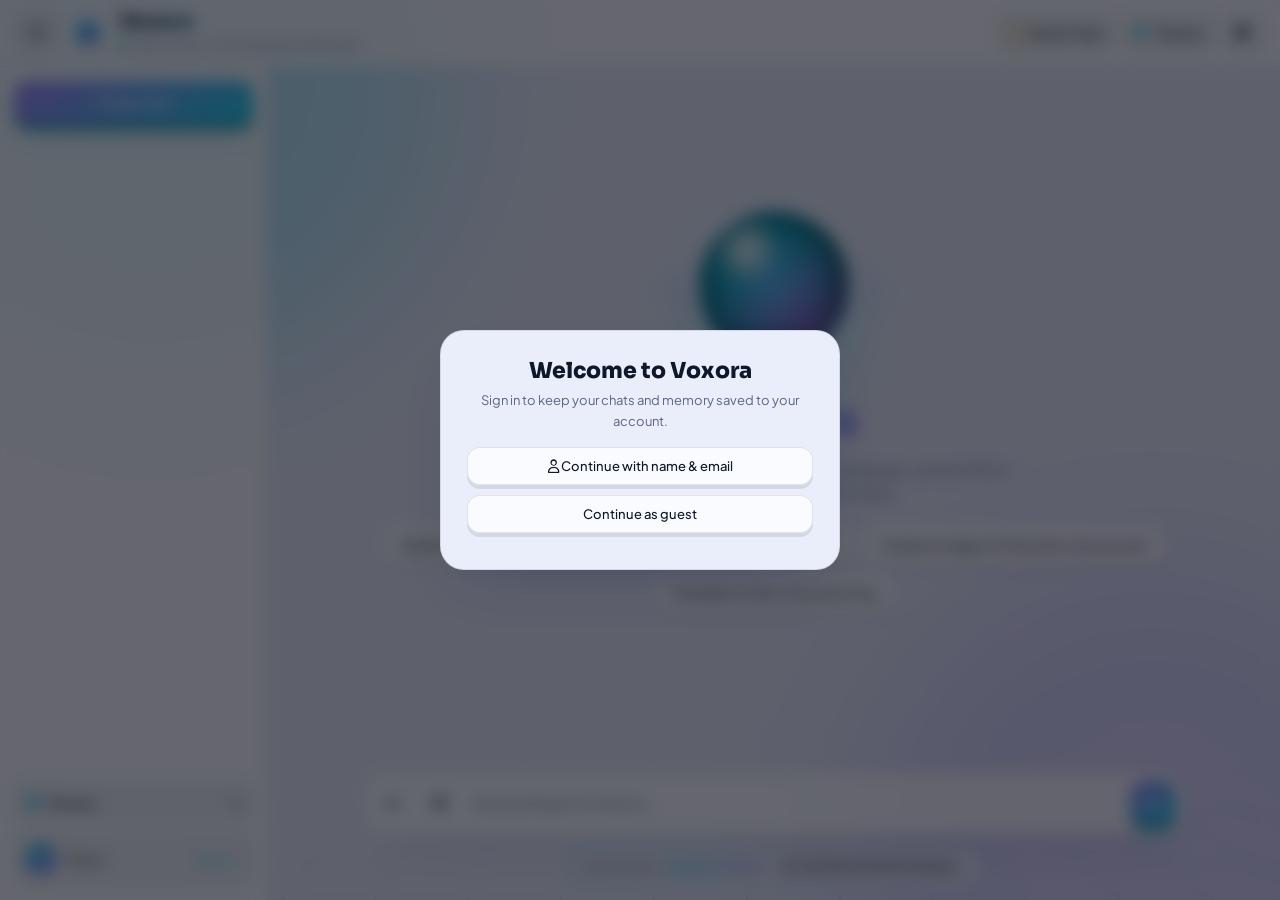
<file: public/index.html>
<!DOCTYPE html>
<html lang="en" data-mode="dark">
<head>
<meta charset="UTF-8">
<meta name="viewport" content="width=device-width, initial-scale=1.0">
<title>Voxora - AI Assistant</title>
<link rel="preconnect" href="https://fonts.googleapis.com"><link rel="preconnect" href="https://fonts.gstatic.com" crossorigin>
<link href="https://fonts.googleapis.com/css2?family=Sora:wght@500;700;800&family=Plus+Jakarta+Sans:wght@400;500;600&family=Noto+Naskh+Arabic:wght@400;600&display=swap" rel="stylesheet">
<link rel="stylesheet" href="https://cdnjs.cloudflare.com/ajax/libs/font-awesome/6.4.0/css/all.min.css">
<link rel="stylesheet" href="css/style.css">
<link rel="manifest" href="manifest.webmanifest">
<meta name="theme-color" content="#22d3ee">
<link rel="apple-touch-icon" href="icons/icon-192.png">
<link rel="icon" href="data:image/svg+xml,%3Csvg xmlns=%27http://www.w3.org/2000/svg%27 viewBox=%270 0 32 32%27%3E%3Crect width=%2732%27 height=%2732%27 rx=%278%27 fill=%27%2322d3ee%27/%3E%3Ctext x=%2716%27 y=%2723%27 font-size=%2720%27 text-anchor=%27middle%27 fill=%27white%27 font-family=%27Arial%27 font-weight=%27bold%27%3EV%3C/text%3E%3C/svg%3E">
</head>
<body>
<div class="bg"><i class="blob b1"></i><i class="blob b2"></i><div class="floor"></div></div>
<header>
  <div class="brand">
    <button class="ib" aria-label="Toggle sidebar" onclick="toggleSide()"><i class="fa-solid fa-bars-staggered"></i></button>
    <div class="cw"><div class="cube"><i></i><i></i><i></i><i></i><i></i><i></i></div></div>
    <div><h1>Voxora</h1><div class="st"><b></b><span id="model-label">Voxora</span> • Live streaming • Multilingual</div></div>
  </div>
  <div class="tools">
    <select id="model-select" class="ib" aria-label="Model" onchange="onModelChange(this.value)">
      <option value="gemini-3.5-flash-lite">⚡ Voxora Turbo</option>
      <option value="gemini-3.5-flash">Voxora Pro</option>
      <option value="auto">Auto-detect</option>
    </select>
    <button class="ib" aria-label="Themes" onclick="toggleThemeMenu(event)"><i class="fa-solid fa-palette" style="color:var(--a)"></i><span class="hide">Themes</span></button>
    <button class="ib" aria-label="Dark or light mode" onclick="toggleMode()"><i id="mi" class="fa-solid fa-moon"></i></button>
    <div id="tm"></div>
  </div>
</header>
<div class="wrap">
<aside>
  <button class="newc" onclick="newChat();closeSideMobile()"><i class="fa-solid fa-plus"></i> New chat</button>
  <div id="hist"></div>
  <button class="ib" onclick="showMem()" style="justify-content:flex-start"><i class="fa-solid fa-brain" style="color:var(--a)"></i> Memory <span id="mc" style="margin-left:auto;color:var(--mu)">0</span></button>
  <div class="acct"><div class="pic" id="pic">G</div><div class="nm2" id="an">Guest</div><button class="lk" id="ab" onclick="acctBtn()">Sign in</button></div>
</aside>
<div class="col2">
<main id="chat-container">
  <section id="welcome">
    <div class="stage"><div class="ring r2"></div><div class="ring"></div><div class="orb"></div><div class="shadow"></div></div>
    <h2>Voxora</h2>
    <p>Hello! I'm Voxora. Ask me anything, chat in any language, upload a file or photo, or ask me to create an image.</p>
    <div class="chips">
      <button class="chip" onclick="quickAsk(this.textContent)">Explain Docker in simple words</button>
      <button class="chip" onclick="quickAsk(this.textContent)">Write a Python REST API example</button>
      <button class="chip" onclick="quickAsk(this.textContent)">Create an image of a futuristic city at sunset</button>
      <button class="chip" onclick="quickAsk(this.textContent)">Translate to Urdu: Good morning</button>
    </div>
  </section>
</main>
<footer>
  <div id="pf"></div>
  <div class="bar">
    <input type="file" id="fi" multiple hidden accept="image/*,application/pdf,text/*,.txt,.md,.csv,.json,.py,.js,.html,.yml,.yaml,.tf,.sh,.log,.xml">
    <button class="tg" id="att" aria-label="Attach a file or photo" title="Attach a file or photo" onclick="document.getElementById('fi').click()"><i class="fa-solid fa-paperclip"></i></button>
    <button class="tg" id="imb" aria-label="Create image mode" title="Create image mode" onclick="toggleImg()"><i class="fa-solid fa-image"></i></button>
    <textarea id="user-input" rows="1" dir="auto" placeholder="Ask anything from Voxora..."></textarea>
    <button id="send-btn" class="send" aria-label="Send" onclick="onSendClick()"><i id="send-icon" class="fa-solid fa-arrow-up"></i></button>
  </div>
  <div class="sig"><div class="pill"><span>Developed by</span><span class="nm" title="Muhammad Shehzal Abbas">Shehzal Abbas</span><span class="role"><i class="fa-solid fa-terminal"></i> DevOps &amp; Software Engineer</span></div></div>
</footer>
</div>
</div>
<div id="ov"><div class="md" id="mdb"></div></div>
<div id="toast"></div>
<script src="js/config.js"></script>
<script src="js/core.js"></script>
<script src="js/theme.js"></script>
<script src="js/auth.js"></script>
<script src="js/chat.js"></script>
<script src="js/ai.js"></script>
<script>if("serviceWorker"in navigator)addEventListener("load",()=>navigator.serviceWorker.register("sw.js").catch(()=>{}))</script>
</body>
</html>
</file>
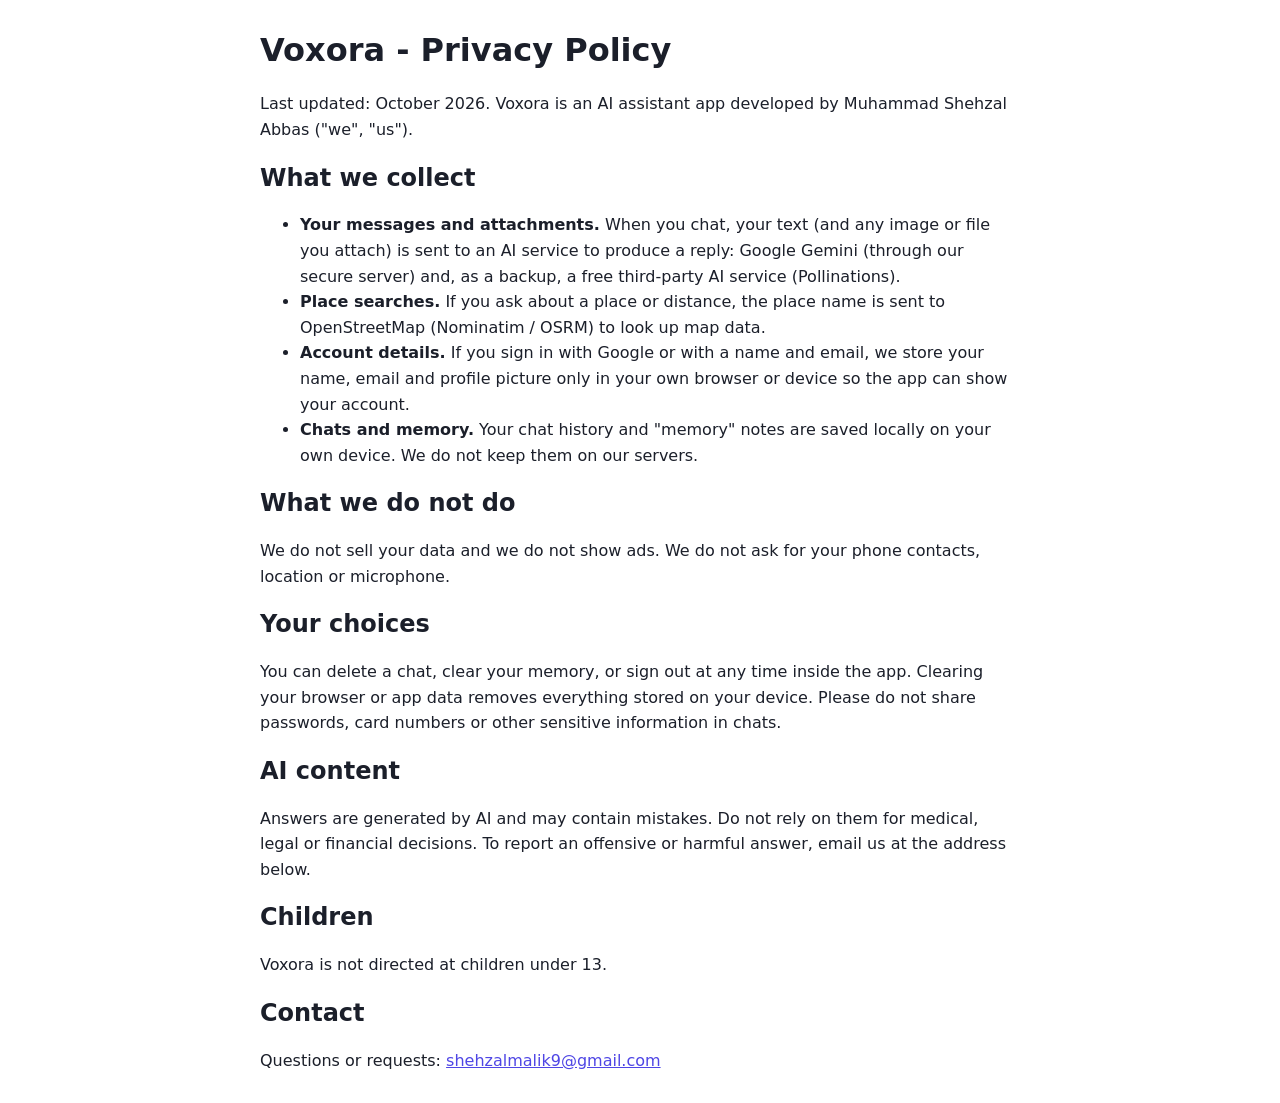
<file: public/privacy.html>
<!doctype html><html lang="en"><head><meta charset="utf-8"><meta name="viewport" content="width=device-width,initial-scale=1"><title>Voxora - Privacy Policy</title>
<style>body{font-family:system-ui,Arial,sans-serif;max-width:760px;margin:30px auto;padding:0 18px;line-height:1.6;color:#1b1f2a}h1,h2{line-height:1.25}a{color:#4f46e5}</style></head><body>
<h1>Voxora - Privacy Policy</h1>
<p>Last updated: October 2026. Voxora is an AI assistant app developed by Muhammad Shehzal Abbas ("we", "us").</p>
<h2>What we collect</h2>
<ul>
<li><b>Your messages and attachments.</b> When you chat, your text (and any image or file you attach) is sent to an AI service to produce a reply: Google Gemini (through our secure server) and, as a backup, a free third-party AI service (Pollinations).</li>
<li><b>Place searches.</b> If you ask about a place or distance, the place name is sent to OpenStreetMap (Nominatim / OSRM) to look up map data.</li>
<li><b>Account details.</b> If you sign in with Google or with a name and email, we store your name, email and profile picture only in your own browser or device so the app can show your account.</li>
<li><b>Chats and memory.</b> Your chat history and "memory" notes are saved locally on your own device. We do not keep them on our servers.</li>
</ul>
<h2>What we do not do</h2>
<p>We do not sell your data and we do not show ads. We do not ask for your phone contacts, location or microphone.</p>
<h2>Your choices</h2>
<p>You can delete a chat, clear your memory, or sign out at any time inside the app. Clearing your browser or app data removes everything stored on your device. Please do not share passwords, card numbers or other sensitive information in chats.</p>
<h2>AI content</h2>
<p>Answers are generated by AI and may contain mistakes. Do not rely on them for medical, legal or financial decisions. To report an offensive or harmful answer, email us at the address below.</p>
<h2>Children</h2>
<p>Voxora is not directed at children under 13.</p>
<h2>Contact</h2>
<p>Questions or requests: <a href="mailto:shehzalmalik9@gmail.com">shehzalmalik9@gmail.com</a></p>
</body></html>
</file>
<file: public/css/style.css>
:root{--bg:#050816;--s1:rgba(17,23,46,.62);--s2:rgba(255,255,255,.06);--bd:rgba(255,255,255,.1);--tx:#e8ecf8;--mu:#8b94b3;--grid:rgba(255,255,255,.07);--sh:0 24px 60px -26px rgba(0,0,0,.85);--a:#22d3ee;--b:#a78bfa;--ad:color-mix(in srgb,var(--a) 55%,#000);--ag:color-mix(in srgb,var(--a) 50%,transparent)}
[data-mode=light]{--bg:#e9eefa;--s1:rgba(255,255,255,.74);--s2:rgba(15,23,42,.05);--bd:rgba(15,23,42,.1);--tx:#0f172a;--mu:#5b6685;--grid:rgba(15,23,42,.08);--sh:0 24px 50px -28px rgba(30,41,90,.4)}
*{box-sizing:border-box;margin:0}
html,body{height:100%}
body{display:flex;flex-direction:column;height:100dvh;background:var(--bg);color:var(--tx);font:400 14.5px/1.6 "Plus Jakarta Sans","Noto Naskh Arabic",system-ui,sans-serif;transition:background .5s,color .4s;overflow:hidden}
.bg{position:fixed;inset:0;z-index:-1;overflow:hidden;pointer-events:none}
.blob{position:absolute;width:48vmax;height:48vmax;border-radius:50%;will-change:transform;filter:blur(70px);opacity:.28;animation:drift 18s ease-in-out infinite alternate}
.b1{background:var(--a);top:-18vmax;left:-12vmax}.b2{background:var(--b);bottom:-20vmax;right:-14vmax;animation-delay:-9s}
[data-mode=light] .blob{opacity:.22}
.floor{position:absolute;left:-50%;right:-50%;bottom:-8%;height:55%;background:linear-gradient(var(--grid) 1px,transparent 1px),linear-gradient(90deg,var(--grid) 1px,transparent 1px);background-size:56px 56px;transform:perspective(520px) rotateX(63deg);-webkit-mask-image:linear-gradient(to top,#000 5%,transparent 78%);mask-image:linear-gradient(to top,#000 5%,transparent 78%);animation:grid 5s linear infinite}
@keyframes drift{to{transform:translate(8vmax,6vmax) scale(1.15)}}@keyframes grid{to{background-position:0 56px}}
header{display:flex;justify-content:space-between;align-items:center;gap:10px;padding:12px 18px;background:var(--s1);backdrop-filter:blur(18px);-webkit-backdrop-filter:blur(18px);border-bottom:1px solid var(--bd);position:relative;z-index:30}
.brand{display:flex;align-items:center;gap:12px}
.cw{width:38px;height:38px;display:grid;place-items:center;perspective:220px}
.cube{width:22px;height:22px;position:relative;transform-style:preserve-3d;animation:spin 9s linear infinite}
.cube i{position:absolute;inset:0;border-radius:4px;border:1px solid rgba(255,255,255,.55);background:linear-gradient(135deg,var(--a),var(--b));opacity:.92}
.cube i:nth-child(1){transform:translateZ(11px)}.cube i:nth-child(2){transform:rotateY(180deg) translateZ(11px)}.cube i:nth-child(3){transform:rotateY(90deg) translateZ(11px)}.cube i:nth-child(4){transform:rotateY(-90deg) translateZ(11px)}.cube i:nth-child(5){transform:rotateX(90deg) translateZ(11px)}.cube i:nth-child(6){transform:rotateX(-90deg) translateZ(11px)}
@keyframes spin{from{transform:rotateX(-22deg) rotateY(0)}to{transform:rotateX(-22deg) rotateY(360deg)}}
h1{font:800 20px/1 Sora,sans-serif;background:linear-gradient(90deg,var(--tx),var(--a));-webkit-background-clip:text;background-clip:text;color:transparent}
.st{font-size:11px;color:var(--mu);display:flex;align-items:center;gap:6px;margin-top:4px}
.st b{width:7px;height:7px;border-radius:50%;background:#10b981;animation:pulse 2s infinite}
@keyframes pulse{0%{box-shadow:0 0 0 0 #10b98188}70%{box-shadow:0 0 0 7px transparent}}
.tools{display:flex;gap:8px;align-items:center;position:relative}
.ib{height:38px;min-width:38px;padding:0 12px;border-radius:12px;background:var(--s2);border:1px solid var(--bd);color:var(--tx);font:500 12.5px "Plus Jakarta Sans",sans-serif;display:inline-flex;align-items:center;justify-content:center;gap:7px;cursor:pointer;transition:transform .2s,border-color .2s,background .2s}
.ib:hover{transform:translateY(-2px);border-color:var(--a)}.ib:active{transform:translateY(1px)}
select.ib{appearance:none;padding:0 10px;max-width:150px}select.ib option{color:#111}
#tm{position:absolute;right:0;top:48px;width:236px;display:grid;grid-template-columns:1fr 1fr;gap:4px;padding:10px;border-radius:18px;background:var(--s1);backdrop-filter:blur(22px);-webkit-backdrop-filter:blur(22px);border:1px solid var(--bd);box-shadow:var(--sh);opacity:0;visibility:hidden;transform:perspective(500px) rotateX(-12deg) translateY(-8px);transform-origin:top;transition:.25s cubic-bezier(.2,.8,.2,1)}
#tm.open{opacity:1;visibility:visible;transform:none}
#tm button{display:flex;align-items:center;gap:8px;padding:8px;border:0;border-radius:10px;background:transparent;color:var(--tx);font:500 12px "Plus Jakarta Sans",sans-serif;cursor:pointer}
#tm button:hover,#tm button.on{background:var(--s2)}#tm i{width:14px;height:14px;border-radius:50%}
.wrap{flex:1;display:flex;min-height:0}
aside{width:268px;flex:none;display:flex;flex-direction:column;gap:10px;padding:14px;background:var(--s1);backdrop-filter:blur(18px);-webkit-backdrop-filter:blur(18px);border-right:1px solid var(--bd);transition:margin .35s cubic-bezier(.2,.8,.2,1),transform .35s cubic-bezier(.2,.8,.2,1);z-index:25}
body.col aside{margin-left:-268px}
.newc{height:44px;border:0;border-radius:14px;color:#fff;font:600 13.5px "Plus Jakarta Sans",sans-serif;background:linear-gradient(145deg,var(--b),var(--a));box-shadow:0 4px 0 var(--ad),0 14px 24px -10px var(--ag);cursor:pointer;transition:transform .12s,box-shadow .12s}
.newc:hover{transform:translateY(-2px)}.newc:active{transform:translateY(3px);box-shadow:0 1px 0 var(--ad)}
#hist{flex:1;overflow-y:auto;display:flex;flex-direction:column;gap:4px;scrollbar-width:thin}
.hi{display:flex;align-items:center;gap:6px;padding:9px 10px;border-radius:11px;cursor:pointer;font-size:13px;color:var(--mu);transition:background .2s,color .2s}
.hi span{flex:1;overflow:hidden;text-overflow:ellipsis;white-space:nowrap}.hi:hover,.hi.on{background:var(--s2);color:var(--tx)}
.hi button{background:none;border:0;color:var(--mu);cursor:pointer;opacity:0}.hi:hover button{opacity:1}
.acct{display:flex;align-items:center;gap:10px;padding:10px;border-radius:14px;background:var(--s2);border:1px solid var(--bd);font-size:12.5px}
.acct .pic{width:32px;height:32px;border-radius:50%;background:linear-gradient(135deg,var(--a),var(--b));display:grid;place-items:center;color:#fff;font-weight:700;flex:none;background-size:cover}
.acct .nm2{flex:1;min-width:0;overflow:hidden;text-overflow:ellipsis;white-space:nowrap}
.lk{background:none;border:0;color:var(--a);cursor:pointer;font:600 12px inherit;font-family:inherit}
.col2{flex:1;display:flex;flex-direction:column;min-width:0}
main{flex:1;overflow-y:auto;padding:22px 16px;display:flex;flex-direction:column;gap:18px;max-width:880px;width:100%;margin:0 auto;scrollbar-width:thin;scrollbar-color:var(--bd) transparent}
#welcome{margin:auto 0;text-align:center;display:flex;flex-direction:column;align-items:center;padding:10px}
.stage{width:150px;height:150px;position:relative;margin-bottom:34px;perspective:700px;transform-style:preserve-3d;transform:rotateX(calc(var(--my,0)*-12deg)) rotateY(calc(var(--mx,0)*14deg));transition:transform .25s ease-out}
.orb{position:absolute;inset:0;border-radius:50%;background:radial-gradient(circle at 32% 26%,rgba(255,255,255,.95),transparent 24%),radial-gradient(circle at 72% 80%,var(--b),transparent 60%),radial-gradient(circle,var(--a),var(--ad));box-shadow:inset -16px -20px 42px rgba(0,0,0,.45),0 34px 70px -14px var(--ag);animation:float 5s ease-in-out infinite}
.ring{position:absolute;inset:-28px;border-radius:50%;border:2px solid var(--b);opacity:.55;transform:rotateX(74deg);animation:rs 8s linear infinite}
.ring.r2{inset:-48px;border-color:var(--a);opacity:.28;animation-duration:13s;animation-direction:reverse}
.shadow{position:absolute;left:18%;right:18%;bottom:-30px;height:16px;border-radius:50%;background:#000;opacity:.35;filter:blur(10px);animation:sh 5s ease-in-out infinite}
@keyframes float{50%{transform:translateY(-14px)}}@keyframes rs{to{transform:rotateX(74deg) rotateZ(360deg)}}@keyframes sh{50%{transform:scale(.8);opacity:.2}}
#welcome h2{font:800 clamp(30px,6vw,46px)/1.1 Sora,sans-serif;background:linear-gradient(90deg,var(--tx),var(--a),var(--b));-webkit-background-clip:text;background-clip:text;color:transparent}
#welcome p{max-width:480px;color:var(--mu);margin:12px 0 22px}
.chips{display:flex;flex-wrap:wrap;gap:10px;justify-content:center}
.chip{padding:10px 15px;border-radius:13px;background:var(--s1);border:1px solid var(--bd);color:var(--tx);font:500 13px "Plus Jakarta Sans",sans-serif;cursor:pointer;box-shadow:0 4px 0 var(--bd);transition:transform .15s,box-shadow .15s,border-color .2s}
.chip:hover{transform:translateY(-3px);box-shadow:0 7px 0 var(--bd);border-color:var(--a)}.chip:active{transform:translateY(3px);box-shadow:0 1px 0 var(--bd)}
.m{display:flex;gap:12px;align-items:flex-start;animation:pop .55s cubic-bezier(.2,.8,.2,1) both}.m.u{justify-content:flex-end}
@keyframes pop{from{opacity:0;transform:perspective(700px) rotateX(14deg) translateY(18px) scale(.97)}}
.av{width:34px;height:34px;border-radius:50%;flex:none;background:radial-gradient(circle at 32% 26%,#fff9,transparent 30%),radial-gradient(circle at 70% 80%,var(--b),transparent 60%),var(--a);box-shadow:inset -4px -5px 10px #0005,0 8px 18px -6px var(--ag)}
.bub{padding:13px 16px;border-radius:18px;max-width:min(690px,88%);min-width:0;background:var(--s1);border:1px solid var(--bd);backdrop-filter:blur(14px);-webkit-backdrop-filter:blur(14px);box-shadow:var(--sh),inset 0 1px 0 rgba(255,255,255,.1);transition:transform .3s}
.bub:hover{transform:translateY(-2px)}
.u .bub{background:linear-gradient(135deg,var(--a),var(--b));color:#fff;border:0;box-shadow:0 16px 32px -14px var(--ag),inset 0 1px 0 rgba(255,255,255,.4)}
.msg-body{word-break:break-word}.meta{margin-top:8px;font-size:10.5px;color:var(--mu)}.meta:empty{display:none}
.fc{display:inline-flex;gap:6px;align-items:center;margin:0 6px 6px 0;padding:3px 10px;border-radius:999px;font-size:11.5px;background:rgba(255,255,255,.18);border:1px solid rgba(255,255,255,.25)}
.bub img.gen,.bub img.th{display:block;max-width:100%;border-radius:12px;margin:8px 0;box-shadow:0 14px 30px -14px #000a}.bub img.th{max-height:150px}
.dl{display:inline-flex;gap:6px;align-items:center;font-size:12px;color:var(--a);text-decoration:none;margin-top:2px}
.dots span{display:inline-block;width:7px;height:7px;margin-right:5px;border-radius:50%;background:var(--a);animation:bn 1.2s infinite ease-in-out}.dots span:nth-child(2){animation-delay:.15s}.dots span:nth-child(3){animation-delay:.3s}
@keyframes bn{0%,80%,100%{transform:scale(.6);opacity:.5}40%{transform:scale(1);opacity:1}}
.streaming::after{content:"▋";margin-left:2px;color:var(--a);animation:bl 1s steps(2) infinite}@keyframes bl{50%{opacity:0}}
.code-block{margin:9px 0;border-radius:12px;overflow:hidden;border:1px solid #1e2742;background:#070b1c;color:#e2e8f0}
.code-head{display:flex;justify-content:space-between;align-items:center;padding:6px 12px;background:#0d1330;font-size:11px;color:#94a3b8}
.copy-btn{background:transparent;border:1px solid #334155;color:#cbd5e1;border-radius:8px;padding:2px 9px;font-size:11px;cursor:pointer}.copy-btn:hover{border-color:var(--a)}
.code-block pre{margin:0;padding:12px;overflow-x:auto;font-size:12.5px;line-height:1.55}.code-block code{font-family:ui-monospace,Menlo,Consolas,monospace}
.inline-code{background:var(--s2);border:1px solid var(--bd);padding:1px 6px;border-radius:6px;font:12.5px ui-monospace,Menlo,Consolas,monospace}
footer{padding:8px 16px 14px;position:relative;z-index:10}
#pf{display:flex;flex-wrap:wrap;gap:6px;max-width:820px;margin:0 auto 8px}
#pf .fc{background:var(--s1);border-color:var(--bd);color:var(--tx);margin:0}#pf .fc button{background:none;border:0;color:var(--mu);cursor:pointer}
.bar{display:flex;align-items:flex-end;gap:6px;max-width:820px;margin:0 auto;padding:8px;border-radius:22px;background:var(--s1);backdrop-filter:blur(20px);-webkit-backdrop-filter:blur(20px);border:1px solid var(--bd);box-shadow:var(--sh),inset 0 1px 0 rgba(255,255,255,.08);transition:border-color .3s,box-shadow .3s}
.bar:focus-within{border-color:var(--a);box-shadow:var(--sh),0 0 0 4px var(--ag)}
.tg{width:40px;height:44px;border-radius:12px;border:0;background:transparent;color:var(--mu);cursor:pointer;transition:color .2s,background .2s,transform .15s}
.tg:hover{color:var(--tx);background:var(--s2)}.tg.on{color:var(--a);background:var(--s2);box-shadow:inset 0 0 0 1px var(--a)}.tg:active{transform:scale(.92)}
textarea{flex:1;background:transparent;border:0;outline:0;resize:none;color:var(--tx);font:inherit;padding:10px 8px;max-height:130px}textarea::placeholder{color:var(--mu)}
.send{width:44px;height:44px;border-radius:14px;border:0;color:#fff;background:linear-gradient(145deg,var(--b),var(--a));box-shadow:0 4px 0 var(--ad),0 14px 24px -8px var(--ag);cursor:pointer;transition:transform .12s,box-shadow .12s}
.send:hover{transform:translateY(-2px)}.send:active{transform:translateY(3px);box-shadow:0 1px 0 var(--ad),0 5px 10px -6px var(--ag)}
.sig{display:flex;justify-content:center;margin-top:12px}
.pill{display:inline-flex;flex-wrap:wrap;justify-content:center;align-items:center;gap:8px;padding:7px 14px;border-radius:999px;font-size:12px;color:var(--mu);border:1px solid transparent;background:linear-gradient(var(--bg),var(--bg)) padding-box,linear-gradient(90deg,var(--a),var(--b),var(--a)) border-box;background-size:auto,200% 100%;animation:bd 6s linear infinite;transition:transform .3s,box-shadow .3s}
.pill:hover{transform:translateY(-3px) scale(1.02);box-shadow:0 14px 30px -14px var(--ag)}
.nm{font:700 13px Sora,sans-serif;background:linear-gradient(90deg,var(--a),var(--b),var(--a));background-size:200% 100%;-webkit-background-clip:text;background-clip:text;color:transparent;animation:nm 4s linear infinite}
.role{padding:2px 10px;border-radius:999px;background:var(--s2);border:1px solid var(--bd);color:var(--tx);font-size:11px;display:inline-flex;gap:6px;align-items:center}
@keyframes bd{to{background-position:0 0,200% 0}}@keyframes nm{to{background-position:200% 0}}
#ov{position:fixed;inset:0;z-index:60;display:none;place-items:center;background:rgba(2,4,14,.6);backdrop-filter:blur(8px);padding:16px}#ov.open{display:grid}
.md{width:min(400px,100%);max-height:86vh;overflow:auto;padding:26px;border-radius:24px;background:var(--bg);border:1px solid var(--bd);box-shadow:var(--sh);animation:pop .45s cubic-bezier(.2,.8,.2,1) both;text-align:center}
.md h3{font:800 22px Sora,sans-serif;margin-bottom:6px}.md p{color:var(--mu);font-size:13px;margin-bottom:16px}
.md .chip{display:block;width:100%;margin-bottom:10px}.md .mi{display:flex;gap:8px;text-align:left;padding:8px 0;border-bottom:1px solid var(--bd);font-size:13px}.md .mi span{flex:1}
#toast{position:fixed;left:50%;bottom:110px;transform:translateX(-50%) translateY(20px);padding:10px 16px;border-radius:12px;background:var(--s1);backdrop-filter:blur(16px);border:1px solid var(--a);box-shadow:var(--sh);font-size:13px;opacity:0;pointer-events:none;transition:.3s;z-index:70;max-width:90vw;text-align:center}#toast.show{opacity:1;transform:translateX(-50%)}
.src{margin-top:10px;font-size:12px;color:var(--mu)}.src a{color:var(--a);margin-right:10px;text-decoration:none}
.inp{width:100%;padding:11px 13px;margin-bottom:10px;border-radius:12px;border:1px solid var(--bd);background:var(--s2);color:var(--tx);font:inherit;font-size:13px;outline:0}.inp:focus{border-color:var(--a)}
:focus-visible{outline:2px solid var(--a);outline-offset:2px}
@media(max-width:800px){.hide{display:none}header{padding:10px 12px}aside{position:fixed;left:0;top:0;bottom:0;margin-left:0!important;transform:translateX(-100%);background:var(--bg);width:min(290px,86vw)}body.sb aside{transform:none}}
@media(prefers-reduced-motion:reduce){*,::after{animation:none!important;transition:none!important}}
</file>
